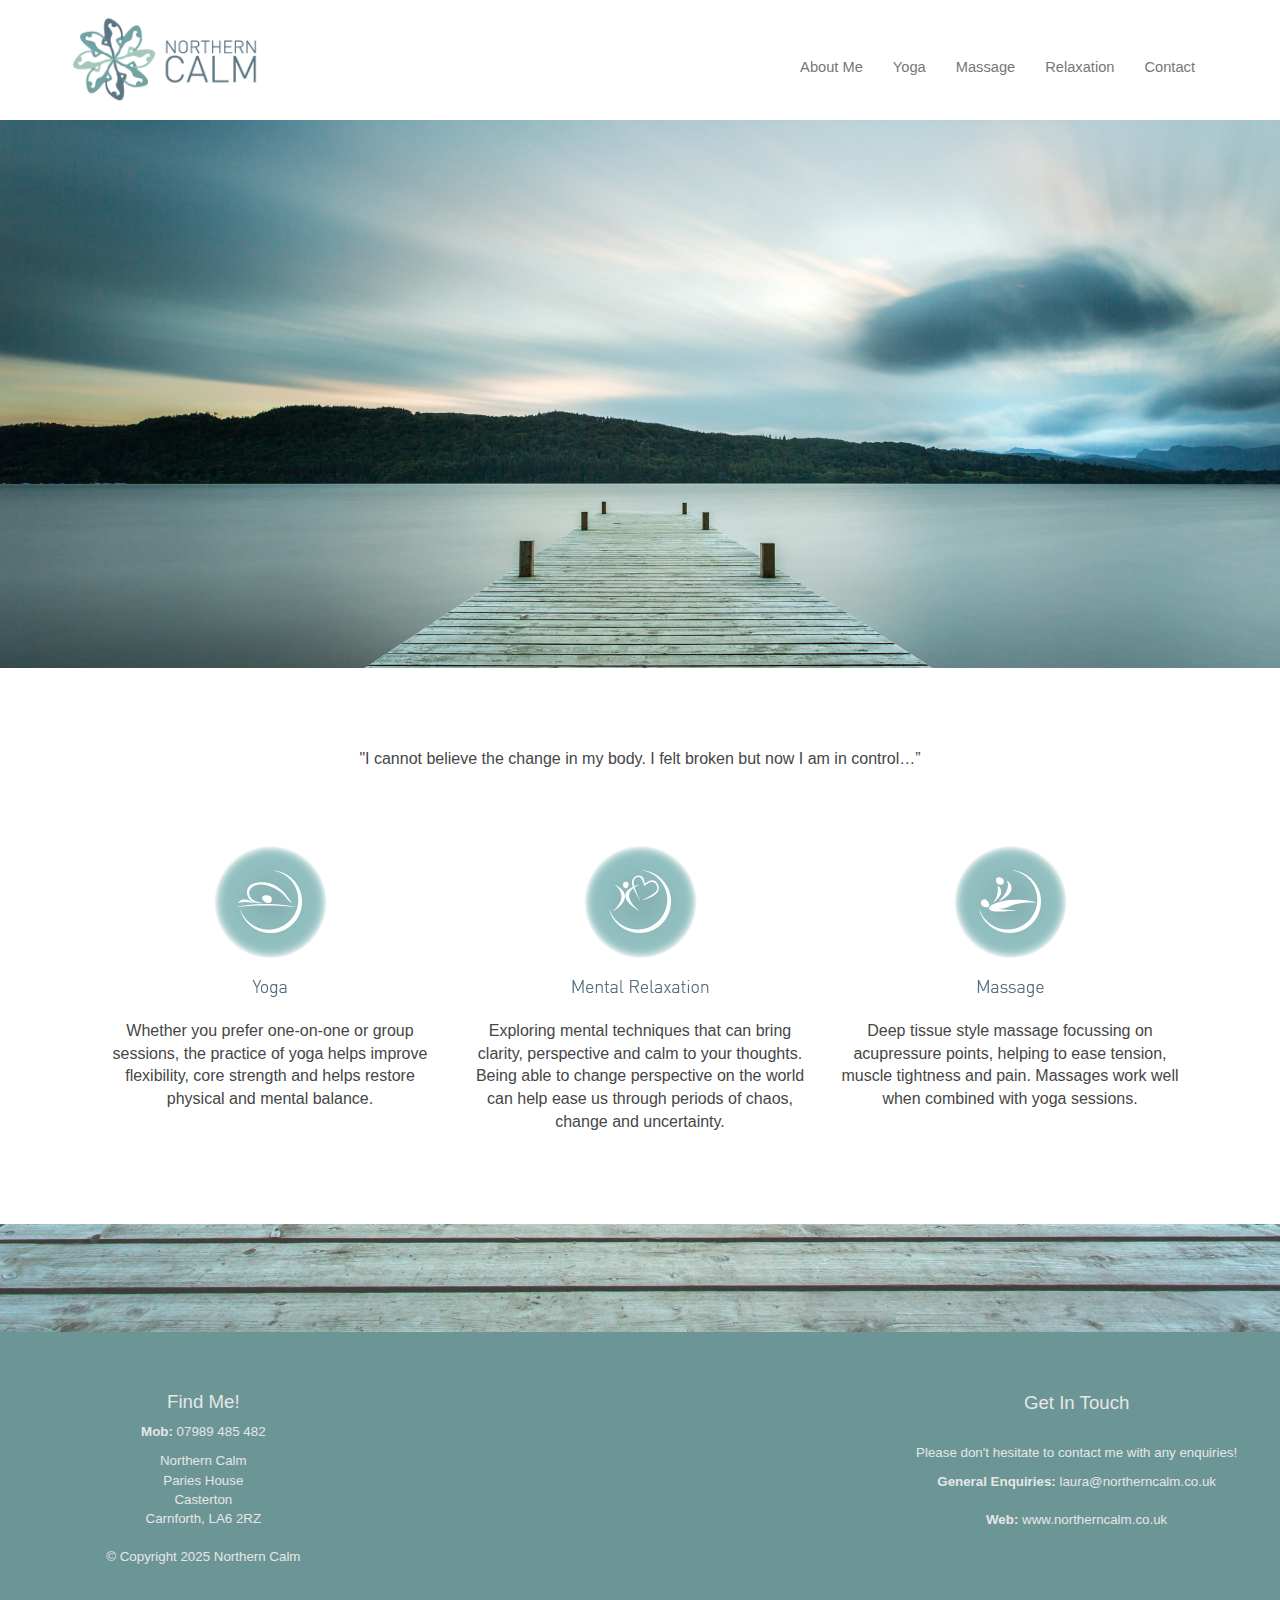
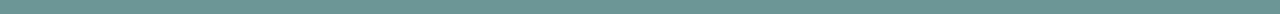
<file: index.html>
<!DOCTYPE html>
<html lang="en">
<head>
	<meta charset="utf-8">
	<title>Northern Calm</title>
	<meta name="viewport" content="width=device-width, initial-scale=1.0">
	<meta name="description" content="">
	<meta name="author" content="">
	<meta name="keywords" content="northern, calm, massage, yoga, wellness, relaxation, wellbeing, cumbria, north, west, uk, casterton, kirkby lonsdale, laura, mawdsley, muscle, joint, stiff, relax, tension, tense, fitness, health, classes, private, appointment">

	<div id='bootStrapAndCSSlink'></div>

	<script type="text/javascript" src="js/jquery.min.js"></script>
	<script type="text/javascript" src="js/bootstrap.min.js"></script>
	<script type="text/javascript" src="js/scripts.js"></script>
</head>

<body id="withmenu">

	<div id="navbar"></div>




<div class="container-fluid">
		<img alt="140x140" src="img/banner.jpg" class="img-responsive center-block">
	</div>


<div class="container">	<br/><br/><br/>


			<div class="row thumbnailrow">
				<div class="col-md-1 column"></div>

				<div class="col-md-10 column">
					<div class="caption">
										
						<p class="bodytext2">
							"I cannot believe the change in my body. I felt broken but now I am in control…”
						</p>

					</div>

					<div class="col-md-1 column"></div>

				</div>
			</div>

		</div>





	

	<div class="container">

		<div id='thumbnailRow1'></div><br/><br/>

	
		
	</div><br/>

	<div class="container-fluid">
		<img alt="140x140" src="img/wood.jpg" class="img-responsive center-block">
	</div>



	

	

	
	


	<div id="sitefooter"></div>

</body>
<script type="text/javascript">
$(document).ready(function(){
	navBar('index.html');
	bootStrapAndCSSlink();
	menuItems();
	sociallinks();
	footer();

	thumbnailRow('1','img/yoga.png', 'img/relax.png', 'img/massage.png', 'Whether you prefer one-on-one or group sessions, the practice of yoga helps improve flexibility, core strength and helps restore physical and mental balance.', 'Exploring mental techniques that can bring clarity, perspective and calm to your thoughts. Being able to change perspective on the world can help ease us through periods of chaos, change and uncertainty.', 'Deep tissue style massage focussing on acupressure points, helping to ease tension, muscle tightness and pain. Massages work well when combined with yoga sessions.');

	
	

});
</script>

<script>
  (function(i,s,o,g,r,a,m){i['GoogleAnalyticsObject']=r;i[r]=i[r]||function(){
  (i[r].q=i[r].q||[]).push(arguments)},i[r].l=1*new Date();a=s.createElement(o),
  m=s.getElementsByTagName(o)[0];a.async=1;a.src=g;m.parentNode.insertBefore(a,m)
  })(window,document,'script','//www.google-analytics.com/analytics.js','ga');

  ga('create', 'UA-57158427-1', 'auto');
  ga('send', 'pageview');

</script>

</html>
</file>
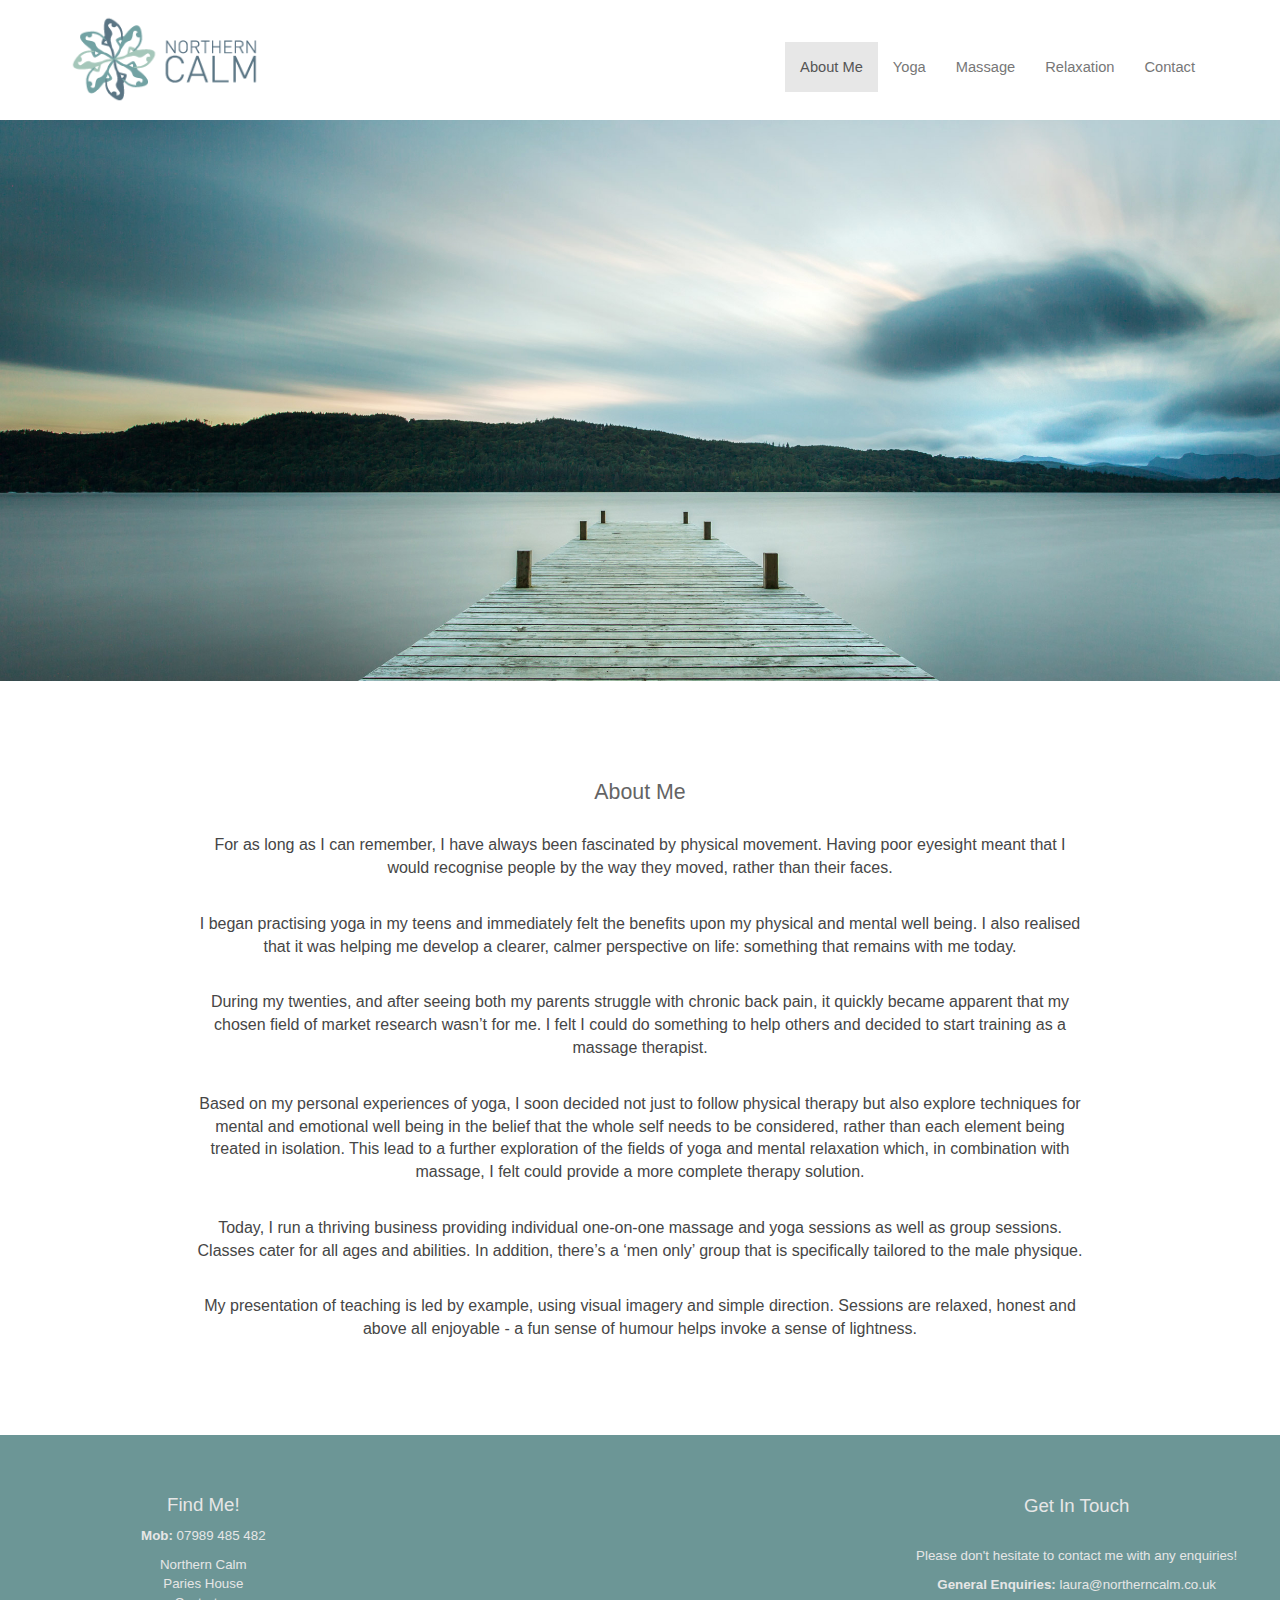
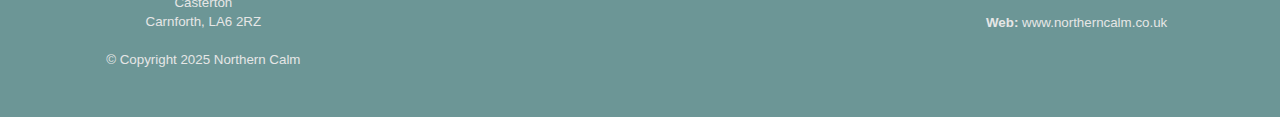
<file: about.html>
<!DOCTYPE html>
	<html lang="en">
	<head>
		<meta charset="utf-8">
		<title>About Me</title>
		<meta name="viewport" content="width=device-width, initial-scale=1.0">
		<meta name="description" content="">
		<meta name="author" content="">
		<meta name="keywords" content="apps, workflow, server, cloud, workflowmax, xero, mobile, ios, iphone, ipad, phone, cumbria, tecnhology, contact, telephone, number, art, illustration, design, kirkby, lonsdale, kirkby lonsdale, ruby, java, turing, machine, patents, privacy, data, processing, and systems, first direct bank">
		
		<div id='bootStrapAndCSSlink'></div>

		<script type="text/javascript" src="js/jquery.min.js"></script>
		<script type="text/javascript" src="js/bootstrap.min.js"></script>
		<script type="text/javascript" src="js/scripts.js"></script>
	</head>

	<body id="withmenu">		

		<div id="navbar"></div>

		<div class="container-fluid row clearfix">
			<img alt="140x140" src="img/banner.jpg" class="img-responsive center-block">
		</div>

		

		<div class="container">	<br/><br/><br/>

			<div class="row thumbnailrow">
				<div class="col-md-1 column"></div>

				<div class="col-md-10 column">
					<div class="caption">

						<h3 class="headings2">
				           About Me
			            </h3>	<br/>

						<p class="bodytext2">
							For as long as I can remember, I have always been fascinated by physical movement. Having poor eyesight meant that I would recognise people by the way they moved, rather than their faces.<br/><br/>
						</p>
						<p class="bodytext2">
							I began practising yoga in my teens and immediately felt the benefits upon my physical and mental well being. I also realised that it was helping me develop a clearer, calmer perspective on life: something that remains with me today.<br/><br/>
						</p>
						<p class="bodytext2">
							During my twenties, and after seeing both my parents struggle with chronic back pain, it quickly became apparent that my chosen field of market research wasn’t for me. I felt I could do something to help others and decided to start training as a massage therapist. <br/><br/>
						</p>
						<p class="bodytext2">
							Based on my personal experiences of yoga, I soon decided not just to follow physical therapy but also explore techniques for mental and emotional well being in the belief that the whole self needs to be considered, rather than each element being treated in isolation. This lead to a further exploration of the fields of yoga and mental relaxation which, in combination with massage, I felt could provide a more complete therapy solution.<br/><br/>
						</p>
						<p class="bodytext2">
							Today, I run a thriving business providing individual one-on-one massage and yoga sessions as well as group sessions. Classes cater for all ages and abilities. In addition, there’s a ‘men only’ group that is specifically tailored to the male physique.<br/><br/>
						</p>
						<p class="bodytext2">
							My presentation of teaching is led by example, using visual imagery and simple direction. Sessions are relaxed, honest and above all enjoyable - a fun sense of humour helps invoke a sense of lightness. <br/><br/>
						</p>

					</div>

					<div class="col-md-1 column"></div>

				</div>
			</div>

		</div>


	</div><br/><br/>

	<div id="sitefooter"></div>

</body>
<script type="text/javascript">
$(document).ready(function(){
	navBar('index.html');
	bootStrapAndCSSlink();
	menuItems();
	sociallinks();
	footer();
	

});
</script>

</html>
</file>
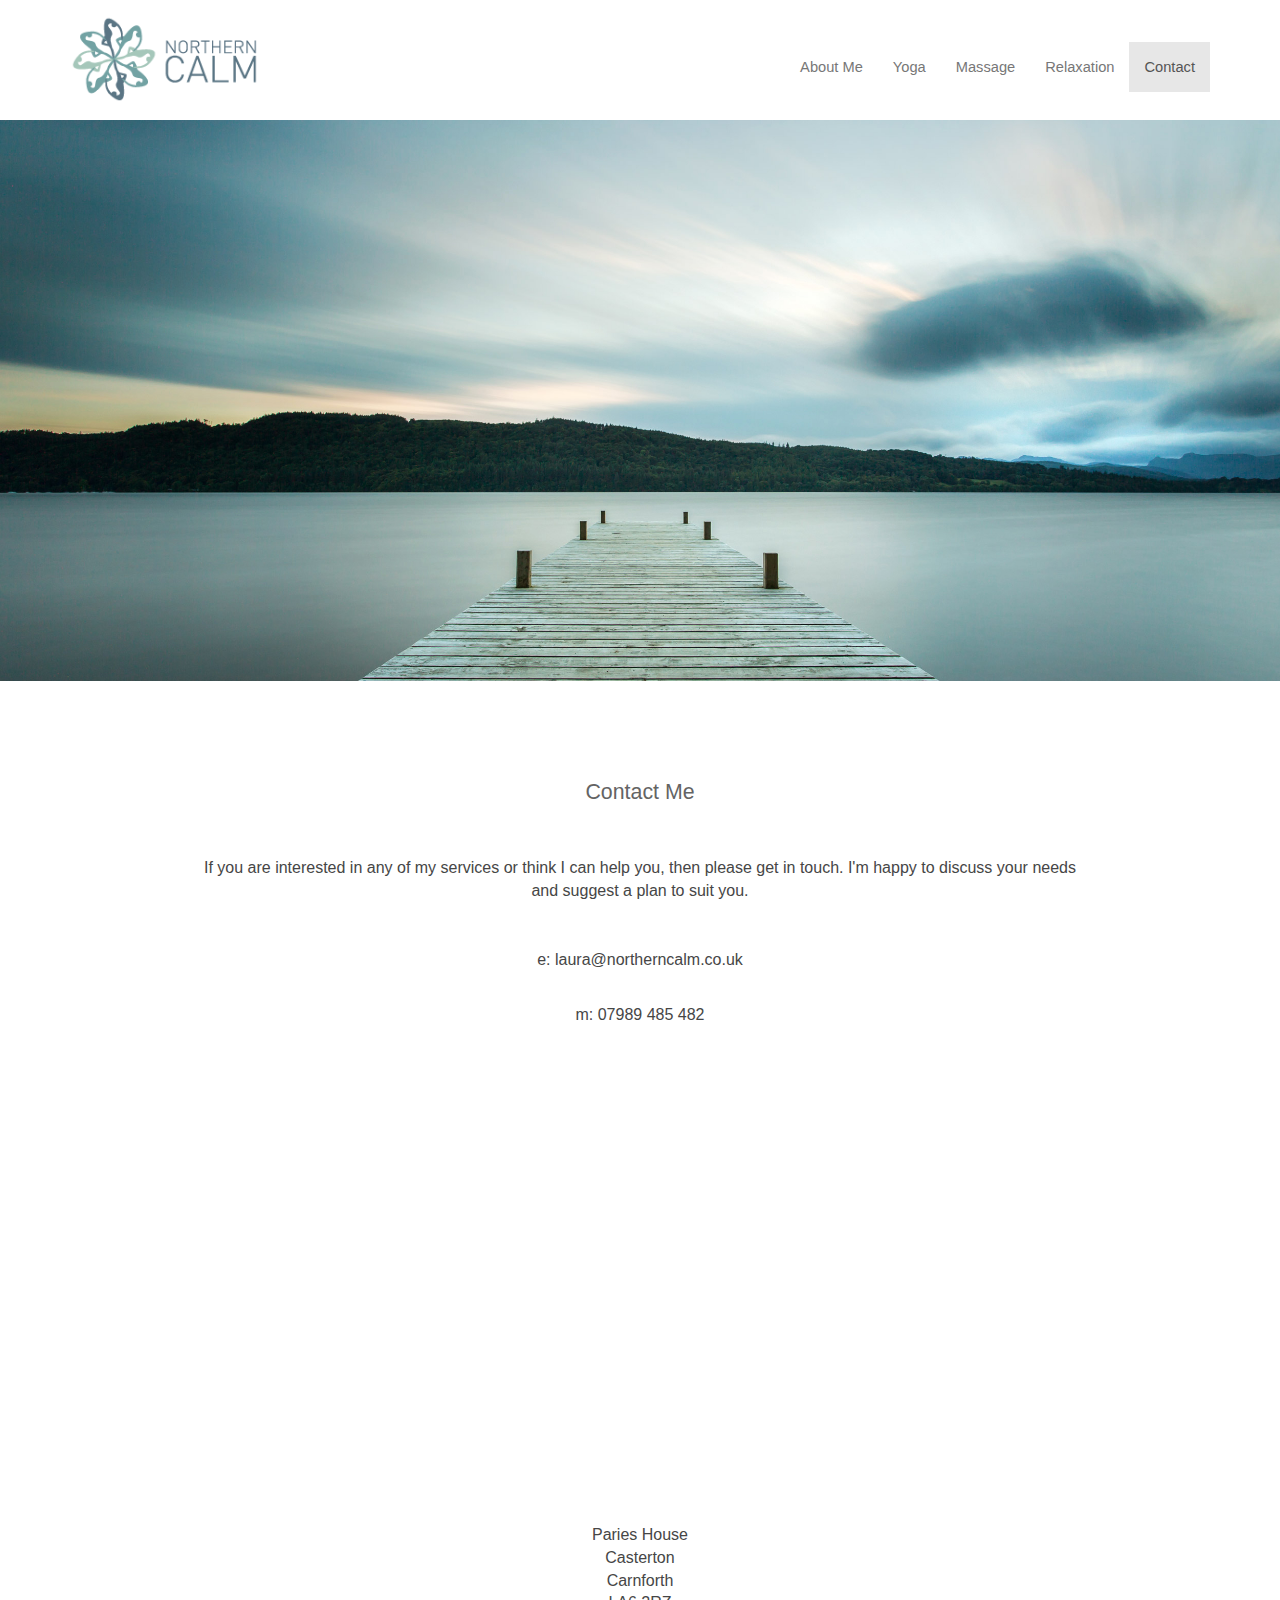
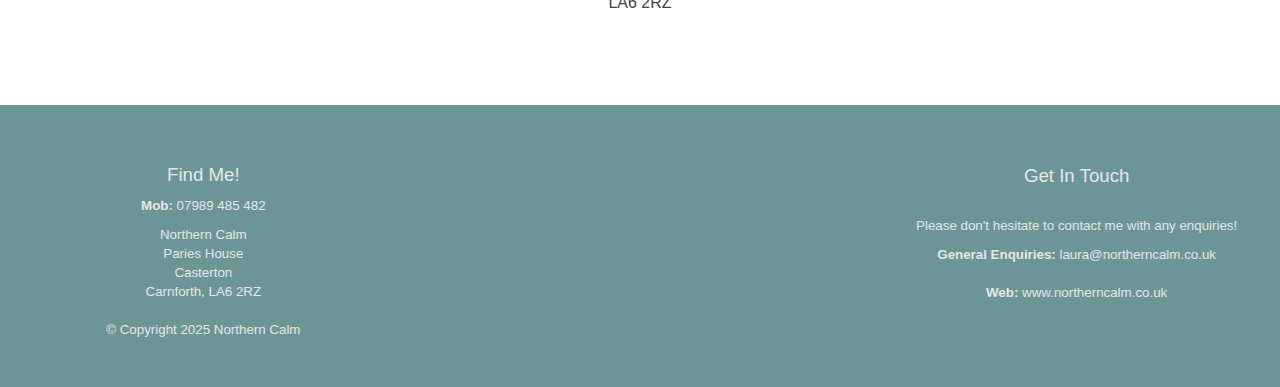
<file: contact.html>
<!DOCTYPE html>
	<html lang="en">
	<head>
		<meta charset="utf-8">
		<title>Contact Me</title>
		<meta name="viewport" content="width=device-width, initial-scale=1.0">
		<meta name="description" content="">
		<meta name="author" content="">
		<meta name="keywords" content="northern, calm, massage, yoga, wellness, relaxation, wellbeing, cumbria, north, west, uk, casterton, kirkby, lonsdale, laura, mawdsley, muscle, joint, stiff, relax, tension, tense, fitness, health, classes, private, appointment">
		
		<div id='bootStrapAndCSSlink'></div>

		<script type="text/javascript" src="js/jquery.min.js"></script>
		<script type="text/javascript" src="js/bootstrap.min.js"></script>
		<script type="text/javascript" src="js/scripts.js"></script>
	</head>

	<body id="withmenu">		

		<div id="navbar"></div>

		<div class="container-fluid row clearfix">
			<img alt="140x140" src="img/banner.jpg" class="img-responsive center-block">
		</div>

		
		<div class="container">		<br/><br/><br/>	

			<div class="row thumbnailrow">
				
				<div class="col-md-1 column"></div>
				
				<div class="col-md-10 column">
					<div class="caption">
						<h3 class="headings2">
							Contact Me
						</h3><br/>
						<p class="bodytext2"><br/>
							If you are interested in any of my services or think I can help you, then please get in touch. I'm happy to discuss your needs and suggest a plan to suit you.<br/><br/>
							<br/>
							e: laura@northerncalm.co.uk
						</p>
						<p class="bodytext2"><br/>
							m: 07989 485 482
						</p><br/>
					</div>
				</div>

				<div class="col-md-1 column"></div>
			</div>
		</div>



       <div class="google-maps ">

      <iframe src="https://www.google.com/maps/embed?pb=!1m18!1m12!1m3!1d2946.8917374384223!2d-2.5817620809356696!3d54.211786203508304!2m3!1f0!2f0!3f0!3m2!1i1024!2i768!4f13.1!3m3!1m2!1s0x487c87c7bf9b2443%3A0x2767233a36c3881a!2sCarnforth%2C+Cumbria+LA6+2RZ!5e1!3m2!1sen!2suk!4v1420802286671" width="800" height="300" frameborder="0" style="border:0"></iframe>
      

   </div>



				<div class="row thumbnailrow"><br/>
					
					<div class="col-md-1 column">
					</div>				

					<div class="col-md-10 column">
						<p class="bodytext2"><br/>
							Paries House<br/>
							Casterton<br/>
							Carnforth<br/>
							LA6 2RZ<br/>
							
						</p><br/>
					</div>

					<div class="col-md-1 column">
					</div>
				</div>

			</div><br/><br/>


<div id="sitefooter"></div>

</body>
<script type="text/javascript">
$(document).ready(function(){
	navBar('index.html');
	bootStrapAndCSSlink();
	menuItems();
	sociallinks();
	footer();
	

});
</script>

</html>
</file>
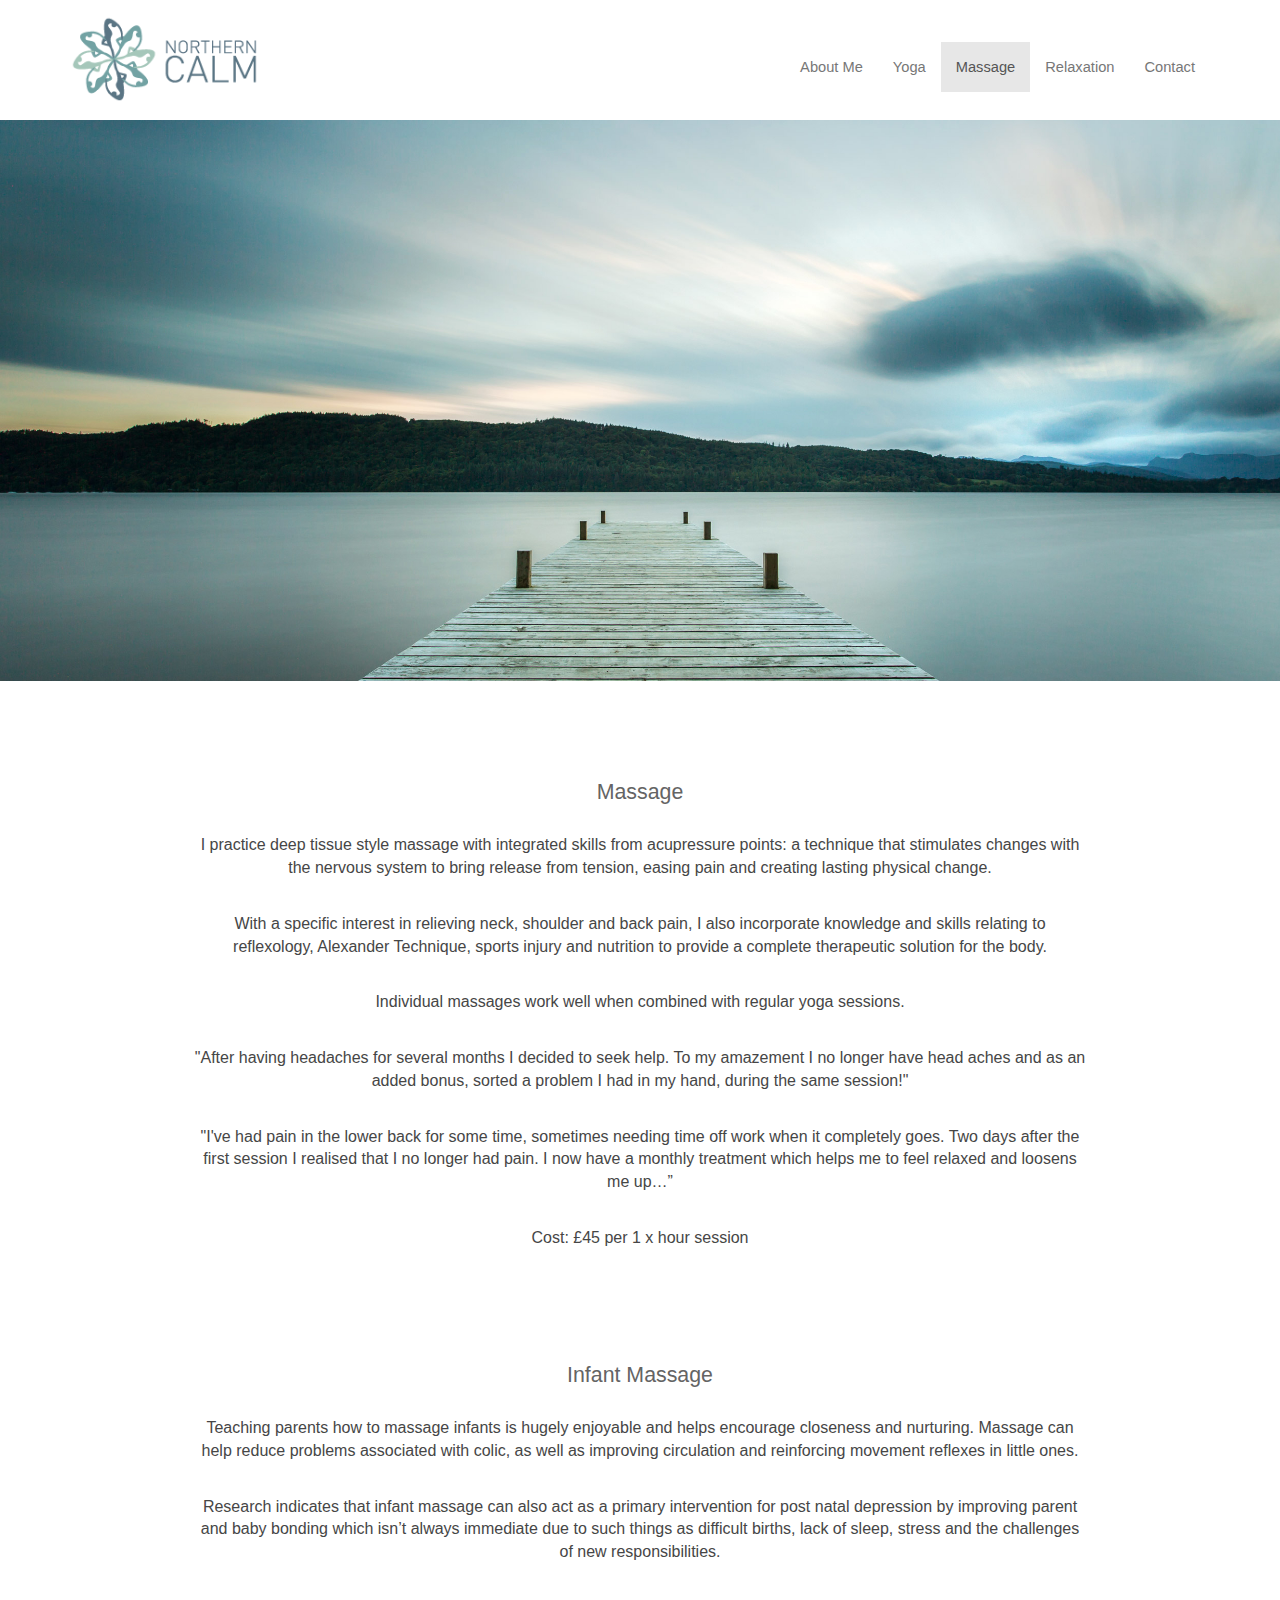
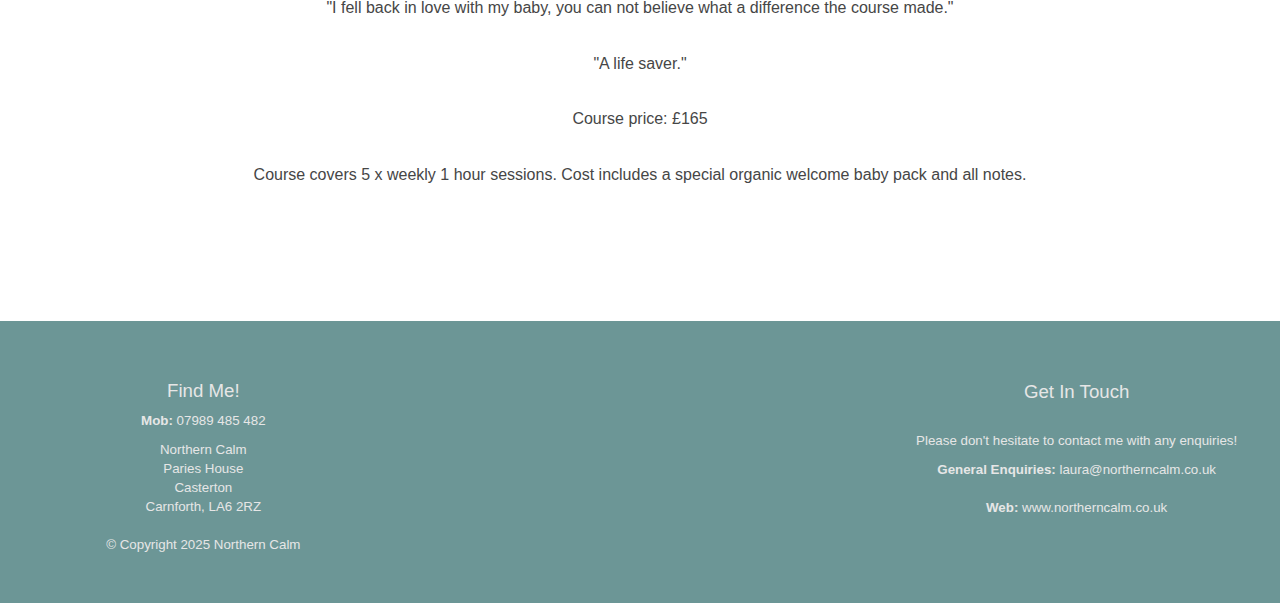
<file: massage.html>
<!DOCTYPE html>
	<html lang="en">
	<head>
		<meta charset="utf-8">
		<title>Massage</title>
		<meta name="viewport" content="width=device-width, initial-scale=1.0">
		<meta name="description" content="">
		<meta name="author" content="">
		<meta name="keywords" content="northern, calm, massage, yoga, wellness, relaxation, wellbeing, cumbria, north, west, uk, casterton, kirkby, lonsdale, laura, mawdsley, muscle, joint, stiff, relax, tension, tense, fitness, health, classes, private, appointment">
		
		<div id='bootStrapAndCSSlink'></div>

		<script type="text/javascript" src="js/jquery.min.js"></script>
		<script type="text/javascript" src="js/bootstrap.min.js"></script>
		<script type="text/javascript" src="js/scripts.js"></script>
	</head>

	<body id="withmenu">		

		<div id="navbar"></div>

		<div class="container-fluid row clearfix">
			<img alt="140x140" src="img/banner.jpg" class="img-responsive center-block">
		</div>

		

		<div class="container">	<br/><br/><br/>


			<div class="row thumbnailrow">
				<div class="col-md-1 column"></div>

				<div class="col-md-10 column">
					<div class="caption">
						<h3 class="headings2">
				           Massage
			            </h3>	<br/>
			            <p class="bodytext2">
							I practice deep tissue style massage with integrated skills from acupressure points: a technique that stimulates changes with the nervous system to bring release from tension, easing pain and creating lasting physical change. <br/><br/>
							
						</p>
						<p class="bodytext2">
							With a specific interest in relieving neck, shoulder and back pain, I also incorporate knowledge and skills relating to reflexology, Alexander Technique, sports injury and nutrition to provide a complete therapeutic solution for the body.<br/><br/>
							
						</p>
						
						<p class="bodytext2">
							Individual massages work well when combined with regular yoga sessions.<br/><br/>
						</p>

						<p class="bodytext2">
							"After having headaches for several months I decided to seek help. To my amazement I no longer have head aches and as an added bonus, sorted a problem I had in my hand, during the same session!"<br/><br/>
						</p>

						<p class="bodytext2">
							"I've had pain in the lower back for some time, sometimes needing time off work when it completely goes. Two days after the first session I realised that I no longer had pain. I now have a monthly treatment which helps me to feel relaxed and loosens me up…”  <br/><br/>
						</p>
						<p class="bodytext2">
							Cost: £45 per 1 x hour session<br/><br/>
						</p>

					</div>

					<div class="col-md-1 column"></div>

				</div>
			</div>

		</div>



		<div class="container">	<br/>


			<div class="row thumbnailrow">
				<div class="col-md-1 column"></div>

				<div class="col-md-10 column">
					<div class="caption">
						<h3 class="headings2">
				           Infant Massage
			            </h3>	<br/>
			            <p class="bodytext2">
							Teaching parents how to massage infants is hugely enjoyable and helps encourage closeness and nurturing. Massage can help reduce problems associated with colic, as well as improving circulation and reinforcing movement reflexes in little ones.  <br/><br/>							
						</p>
						<p class="bodytext2">
							Research indicates that infant massage can also act as a primary intervention for post natal depression by improving parent and baby bonding which isn’t always immediate due to such things as difficult births, lack of sleep, stress and the challenges of new responsibilities.<br/><br/>
							
						</p>
						
						<p class="bodytext2">
							"I fell back in love with my baby, you can not believe what a difference the course made."<br/><br/>
						</p>

						<p class="bodytext2">
							"A life saver."<br/><br/>
						</p>

						<p class="bodytext2">
							Course price: £165<br/><br/>
						</p>
						<p class="bodytext2">
							Course covers 5 x weekly 1 hour sessions. Cost includes a special organic welcome baby pack and all notes. <br/><br/>
						</p>

					</div>

					<div class="col-md-1 column"></div>

				</div>
			</div>

		</div>

				
			</div>

		</div>

</div><br/><br/><br/><br/>

<div id="sitefooter"></div>

</body>
<script type="text/javascript">
$(document).ready(function(){
	navBar('index.html');
	bootStrapAndCSSlink();
	menuItems();
	sociallinks();
	footer();
	

});
</script>

</html>
</file>
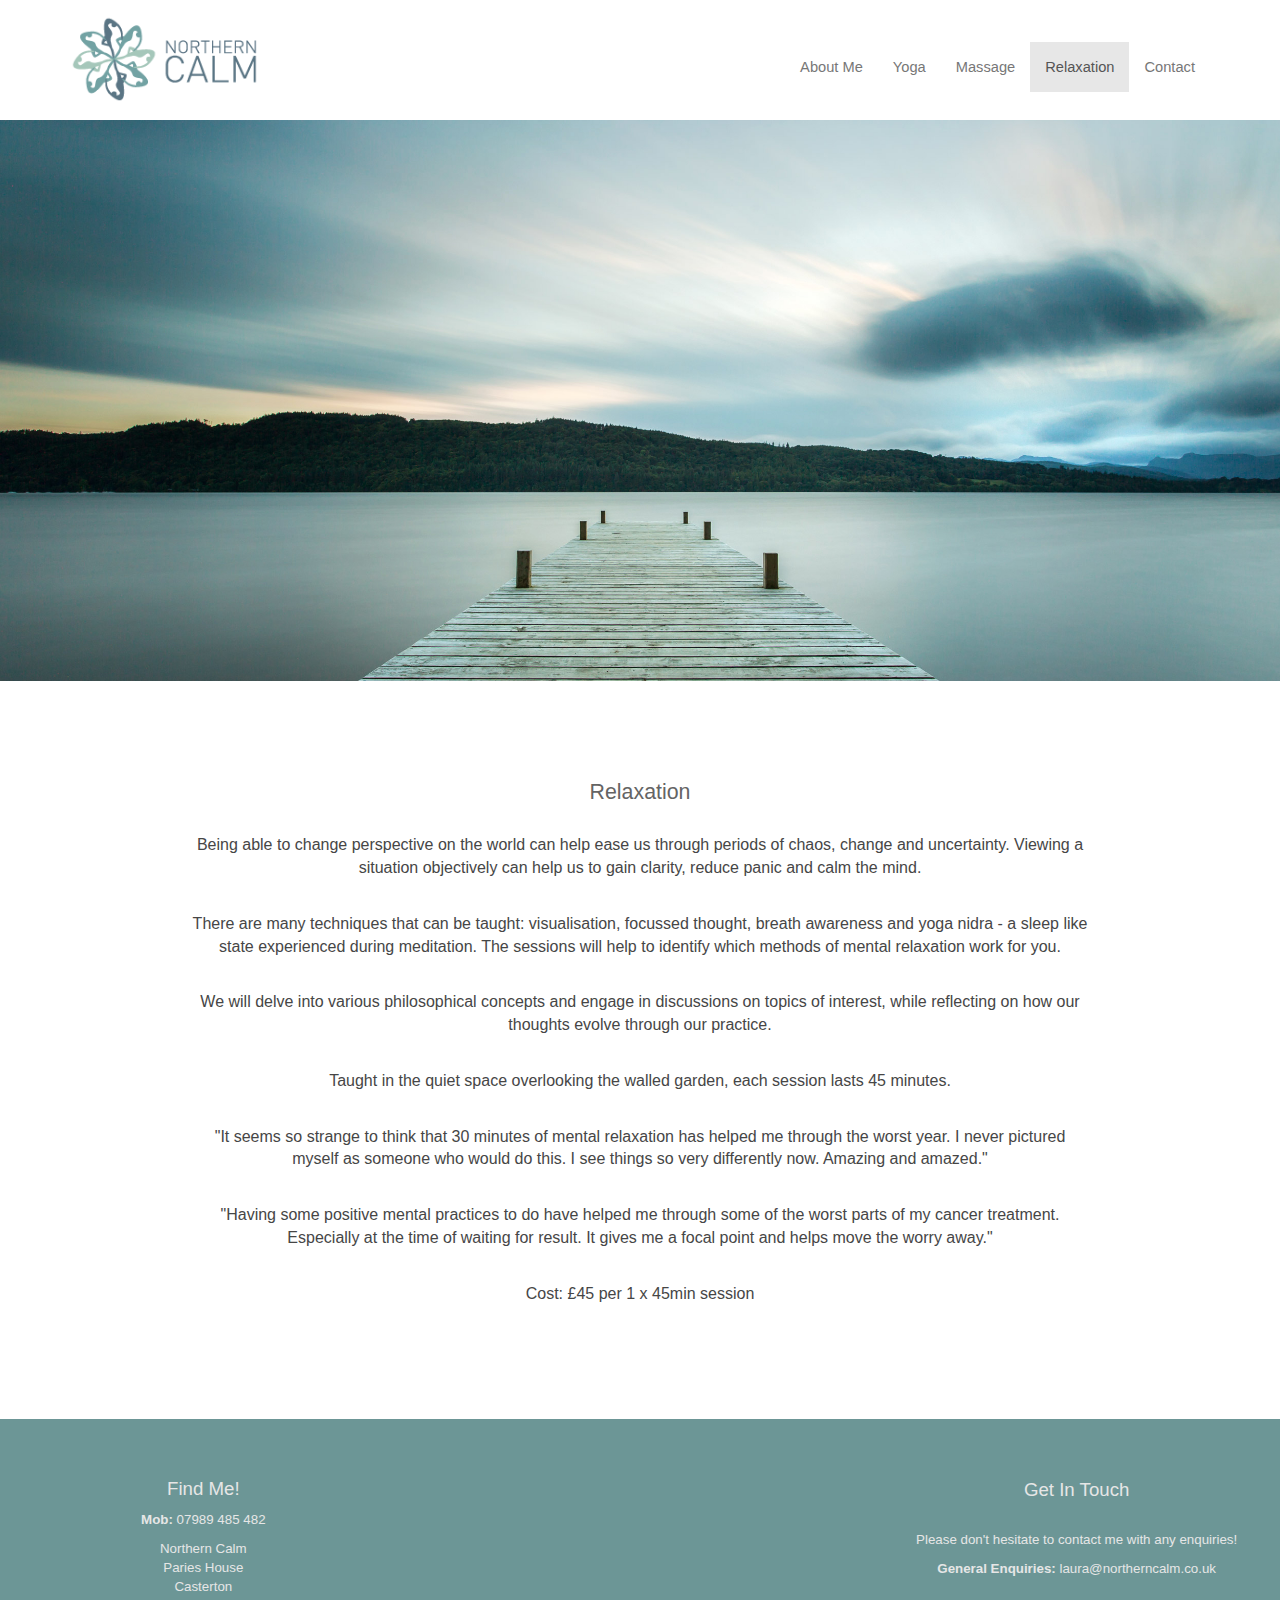
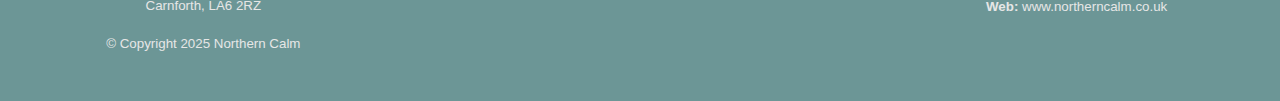
<file: relax.html>
<!DOCTYPE html>
	<html lang="en">
	<head>
		<meta charset="utf-8">
		<title>Relaxation</title>
		<meta name="viewport" content="width=device-width, initial-scale=1.0">
		<meta name="description" content="">
		<meta name="author" content="">
		<meta name="keywords" content="northern, calm, massage, yoga, wellness, relaxation, wellbeing, cumbria, north, west, uk, casterton, kirkby, lonsdale, laura, mawdsley, muscle, joint, stiff, relax, tension, tense, fitness, health, classes, private, appointment">
		
		<div id='bootStrapAndCSSlink'></div>

		<script type="text/javascript" src="js/jquery.min.js"></script>
		<script type="text/javascript" src="js/bootstrap.min.js"></script>
		<script type="text/javascript" src="js/scripts.js"></script>
	</head>

	<body id="withmenu">		

		<div id="navbar"></div>

		<div class="container-fluid row clearfix">
			<img alt="140x140" src="img/banner.jpg" class="img-responsive center-block">
		</div>

	

		<div class="container">	<br/><br/><br/>


			<div class="row thumbnailrow">
				<div class="col-md-1 column"></div>

				<div class="col-md-10 column">
					<div class="caption">
						<h3 class="headings2">
				           Relaxation
			            </h3>	<br/>
						<p class="bodytext2">
							Being able to change perspective on the world can help ease us through periods of chaos, change and uncertainty. Viewing a situation objectively can help us to gain clarity, reduce panic and calm the mind.<br/><br/>
							
						</p>
						
						<p class="bodytext2">
							There are many techniques that can be taught: visualisation, focussed thought, breath awareness and yoga nidra - a sleep like state experienced during meditation. The sessions will help to identify which methods of mental relaxation work for you.<br/><br/>
						</p>

						<p class="bodytext2">
							We will delve into various philosophical concepts and engage in discussions on topics of interest, while reflecting on how our thoughts evolve through our practice.<br/><br/>
						</p>

						<p class="bodytext2">
							Taught in the quiet space overlooking the walled garden, each session lasts 45 minutes.<br/><br/>
						</p>

						<p class="bodytext2">
							"It seems so strange to think that 30 minutes of mental relaxation has helped me through the worst year. I never pictured myself as someone who would do this. I see things so very differently now. Amazing and amazed."<br/><br/>
						</p>

						<p class="bodytext2">
							"Having some positive mental practices to do have helped me through some of the worst parts of my cancer treatment. Especially at the time of waiting for result. It gives me a focal point and helps move the worry away."<br/><br/>
						</p>

						<p class="bodytext2">
							Cost: £45 per 1 x 45min session<br/><br/>
						</p>

					</div>

					<div class="col-md-1 column"></div>

				</div>
			</div>

		</div>
				
			</div>
			
		</div>
	</div>
	<br/><br/><br/>



    	<div id="sitefooter"></div>




			




		</body>
		<script type="text/javascript">
		$(document).ready(function(){
			navBar('index.html');
			bootStrapAndCSSlink();
			menuItems();
			sociallinks();
			footer();
			
		});
		</script>

		<script>
  (function(i,s,o,g,r,a,m){i['GoogleAnalyticsObject']=r;i[r]=i[r]||function(){
  (i[r].q=i[r].q||[]).push(arguments)},i[r].l=1*new Date();a=s.createElement(o),
  m=s.getElementsByTagName(o)[0];a.async=1;a.src=g;m.parentNode.insertBefore(a,m)
  })(window,document,'script','//www.google-analytics.com/analytics.js','ga');

  ga('create', 'UA-57158427-1', 'auto');
  ga('send', 'pageview');

</script>

		</html>
</file>
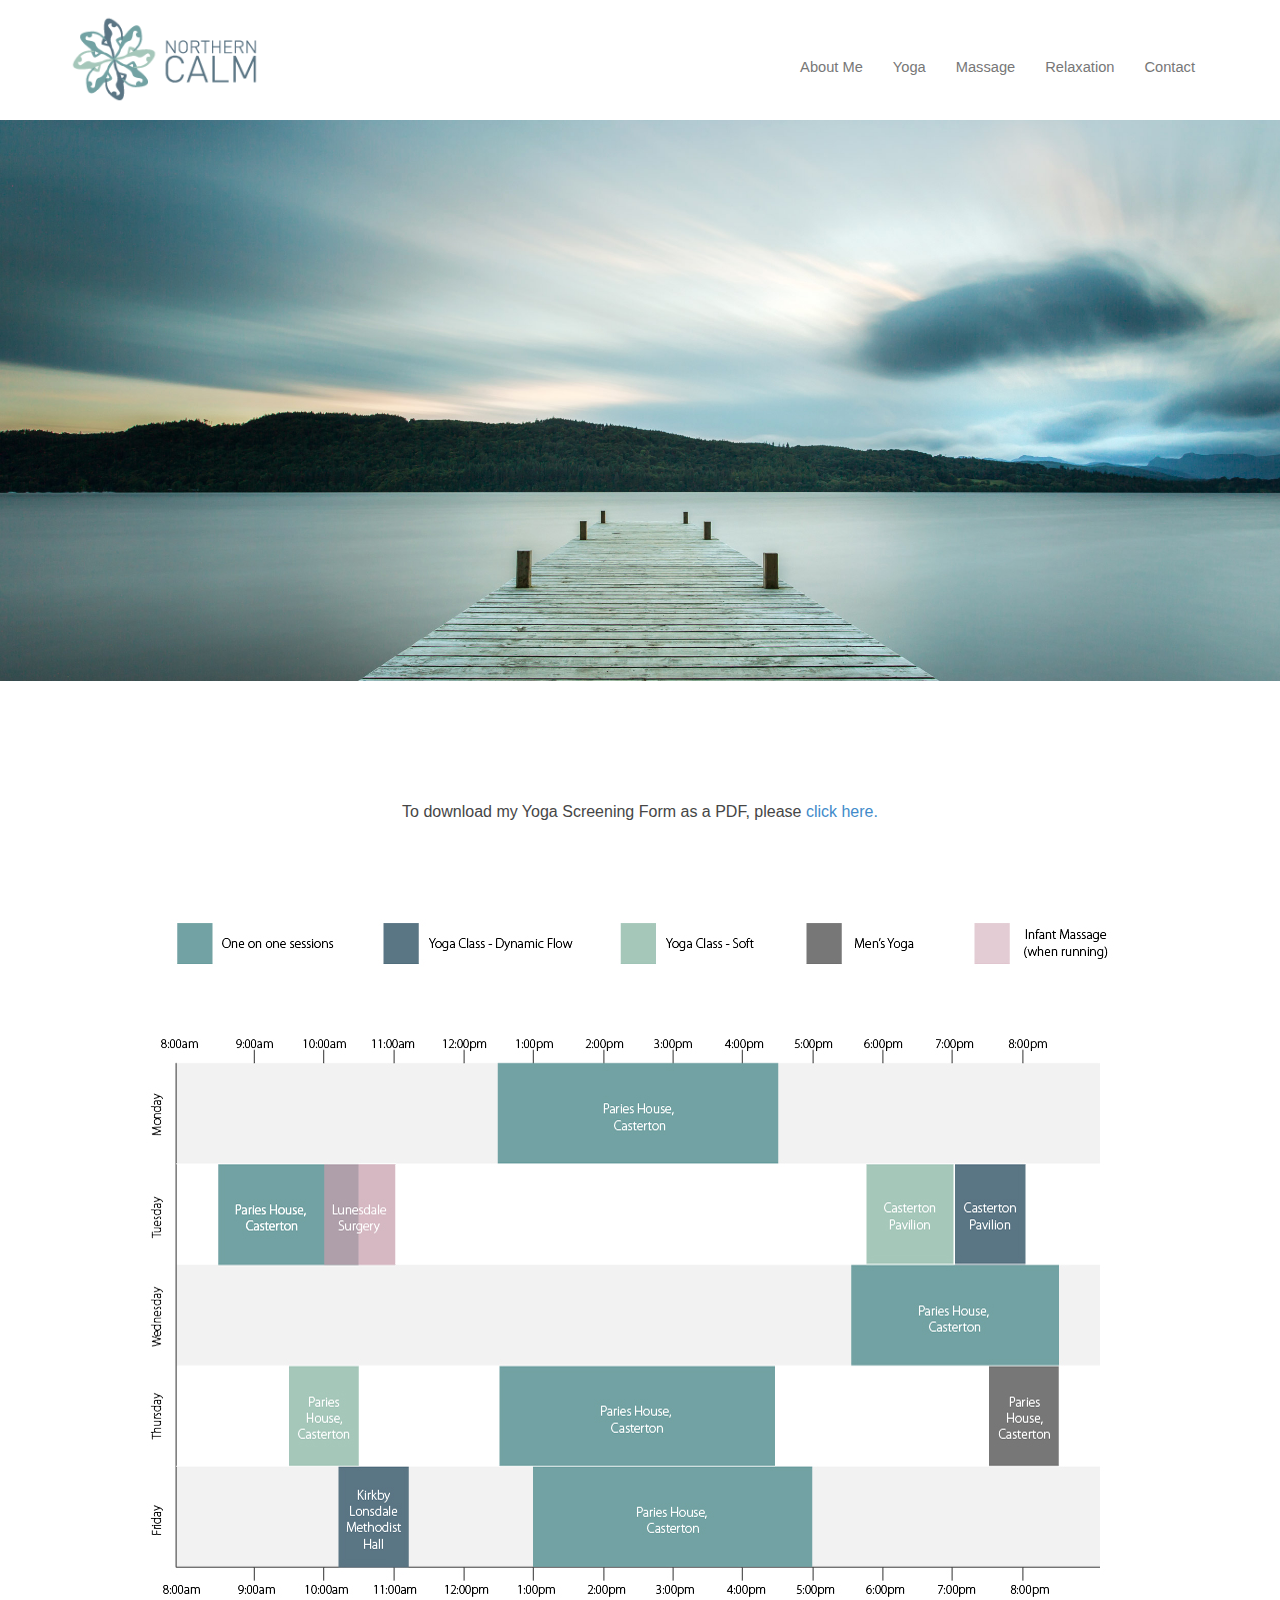
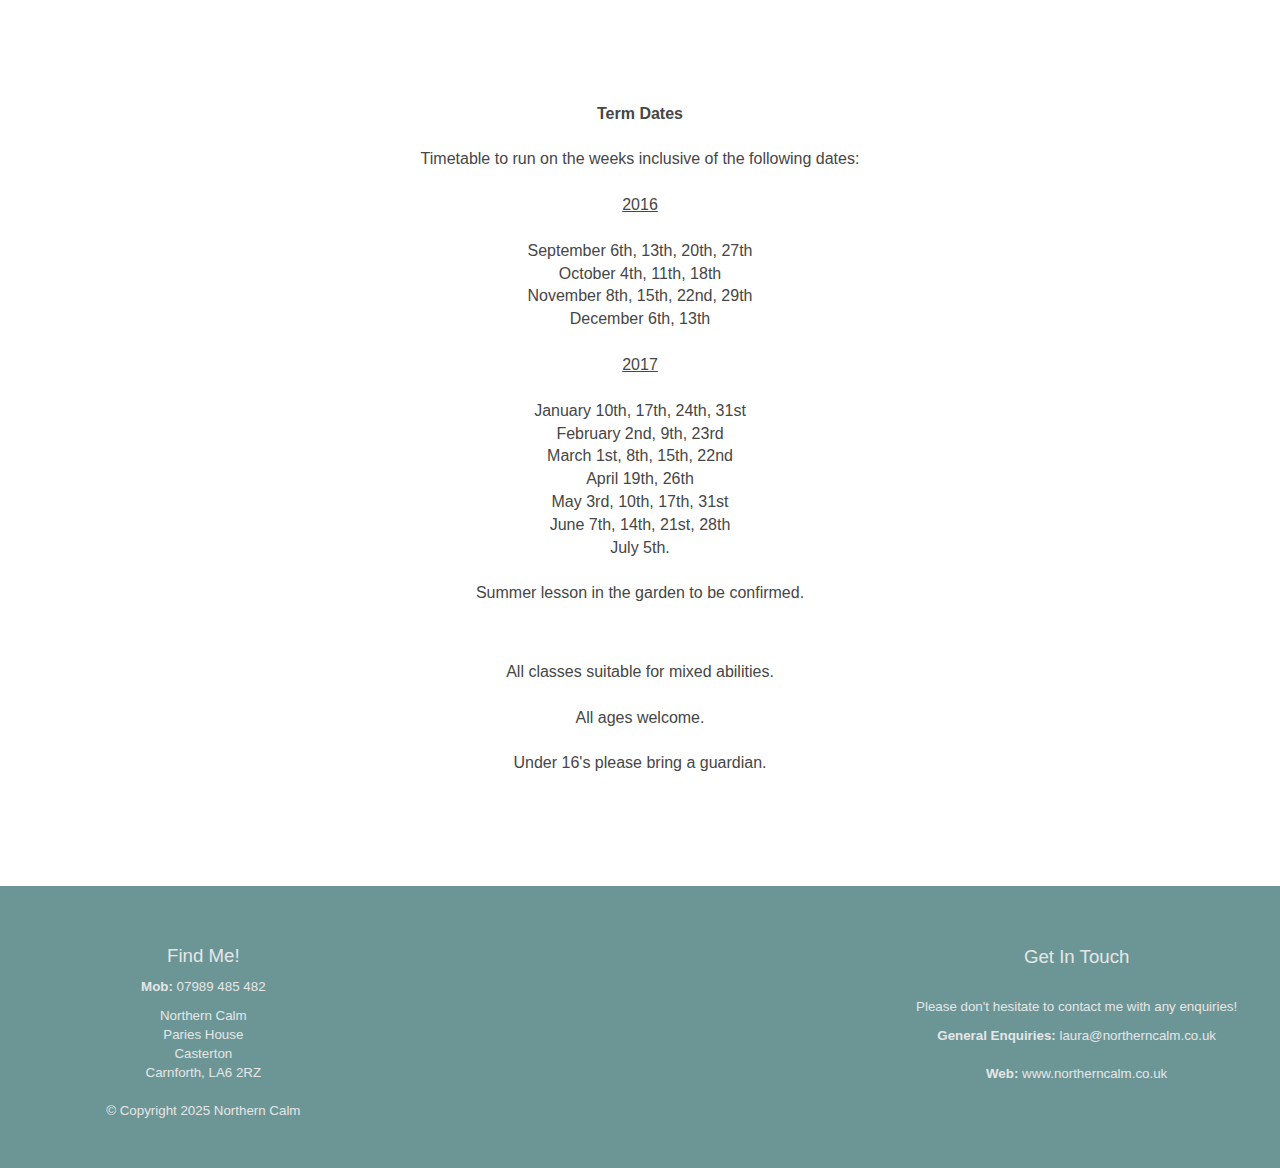
<file: timetable.html>
<!DOCTYPE html>
	<html lang="en">
	<head>
		<meta charset="utf-8">
		<title>My Timetable</title>
		<meta name="viewport" content="width=device-width, initial-scale=1.0">
		<meta name="description" content="">
		<meta name="author" content="">
		<meta name="keywords" content="northern, calm, massage, yoga, wellness, relaxation, wellbeing, cumbria, north, west, uk, casterton, kirkby, lonsdale, laura, mawdsley, muscle, joint, stiff, relax, tension, tense, fitness, health, classes, private, appointment">
		
		<div id='bootStrapAndCSSlink'></div>

		<script type="text/javascript" src="js/jquery.min.js"></script>
		<script type="text/javascript" src="js/bootstrap.min.js"></script>
		<script type="text/javascript" src="js/scripts.js"></script>
	</head>

	<body id="withmenu">		

		<div id="navbar"></div>

		<div class="container-fluid row clearfix">
			<img alt="140x140" src="img/banner.jpg" class="img-responsive center-block">
		</div>

		<br/><br/><br/><br/>



		<div class="container">	<br/>


			<div class="row thumbnailrow">
				<div class="col-md-1 column"></div>

				<div class="col-md-10 column">
					<div class="caption">
						
						<p class="bodytext2">
						  To download my Yoga Screening Form as a PDF, please <a href="screeningform.pdf" target="_blank">click here.</a>
							
						</p><br/><br/>
						
						</div>

					<div class="col-md-1 column"></div>

				</div>
			</div>

		</div>


		

			<div class="container-fluid row clearfix">
			<img alt="140x140" src="img/table.jpg" class="img-responsive center-block">
		</div>
			


		<div class="container">	<br/>


			<div class="row thumbnailrow">
				<div class="col-md-1 column"></div>

				<div class="col-md-10 column">
					<div class="caption">

						<p class="bodytext2">
						  <b>Term Dates</b><br/><br/>Timetable to run on the weeks inclusive of the following dates:<br/><br/><u>2016</u> <br/><br/>September 6th, 13th, 20th, 27th <br/>October 4th, 11th, 18th <br/>November 8th, 15th, 22nd, 29th<br/>December 6th, 13th<br/><br/><u>2017</u><br/><br/>January 10th, 17th, 24th, 31st<br/>February 2nd, 9th, 23rd <br/>March 1st, 8th, 15th, 22nd <br/>April 19th, 26th <br/> May 3rd, 10th, 17th, 31st <br/>June 7th, 14th, 21st, 28th <br/>July 5th. <br/><br/>Summer lesson in the garden to be confirmed.<br/><br/> <br/> 
							
						</p>
						
						<p class="bodytext2">
						  All classes suitable for mixed abilities.<br/><br/>All ages welcome.<br/><br/>Under 16's please bring a guardian. 
							
						</p>
						
						</div>

					<div class="col-md-1 column"></div>

				</div>
			</div>

		</div>


				
			</div>


			
		
	</div>

</div><br/><br/><br/><br/>

<div id="sitefooter"></div>

</body>
<script type="text/javascript">
$(document).ready(function(){
	navBar('index.html');
	bootStrapAndCSSlink();
	menuItems();
	sociallinks();
	footer();
	

});
</script>

</html>
</file>
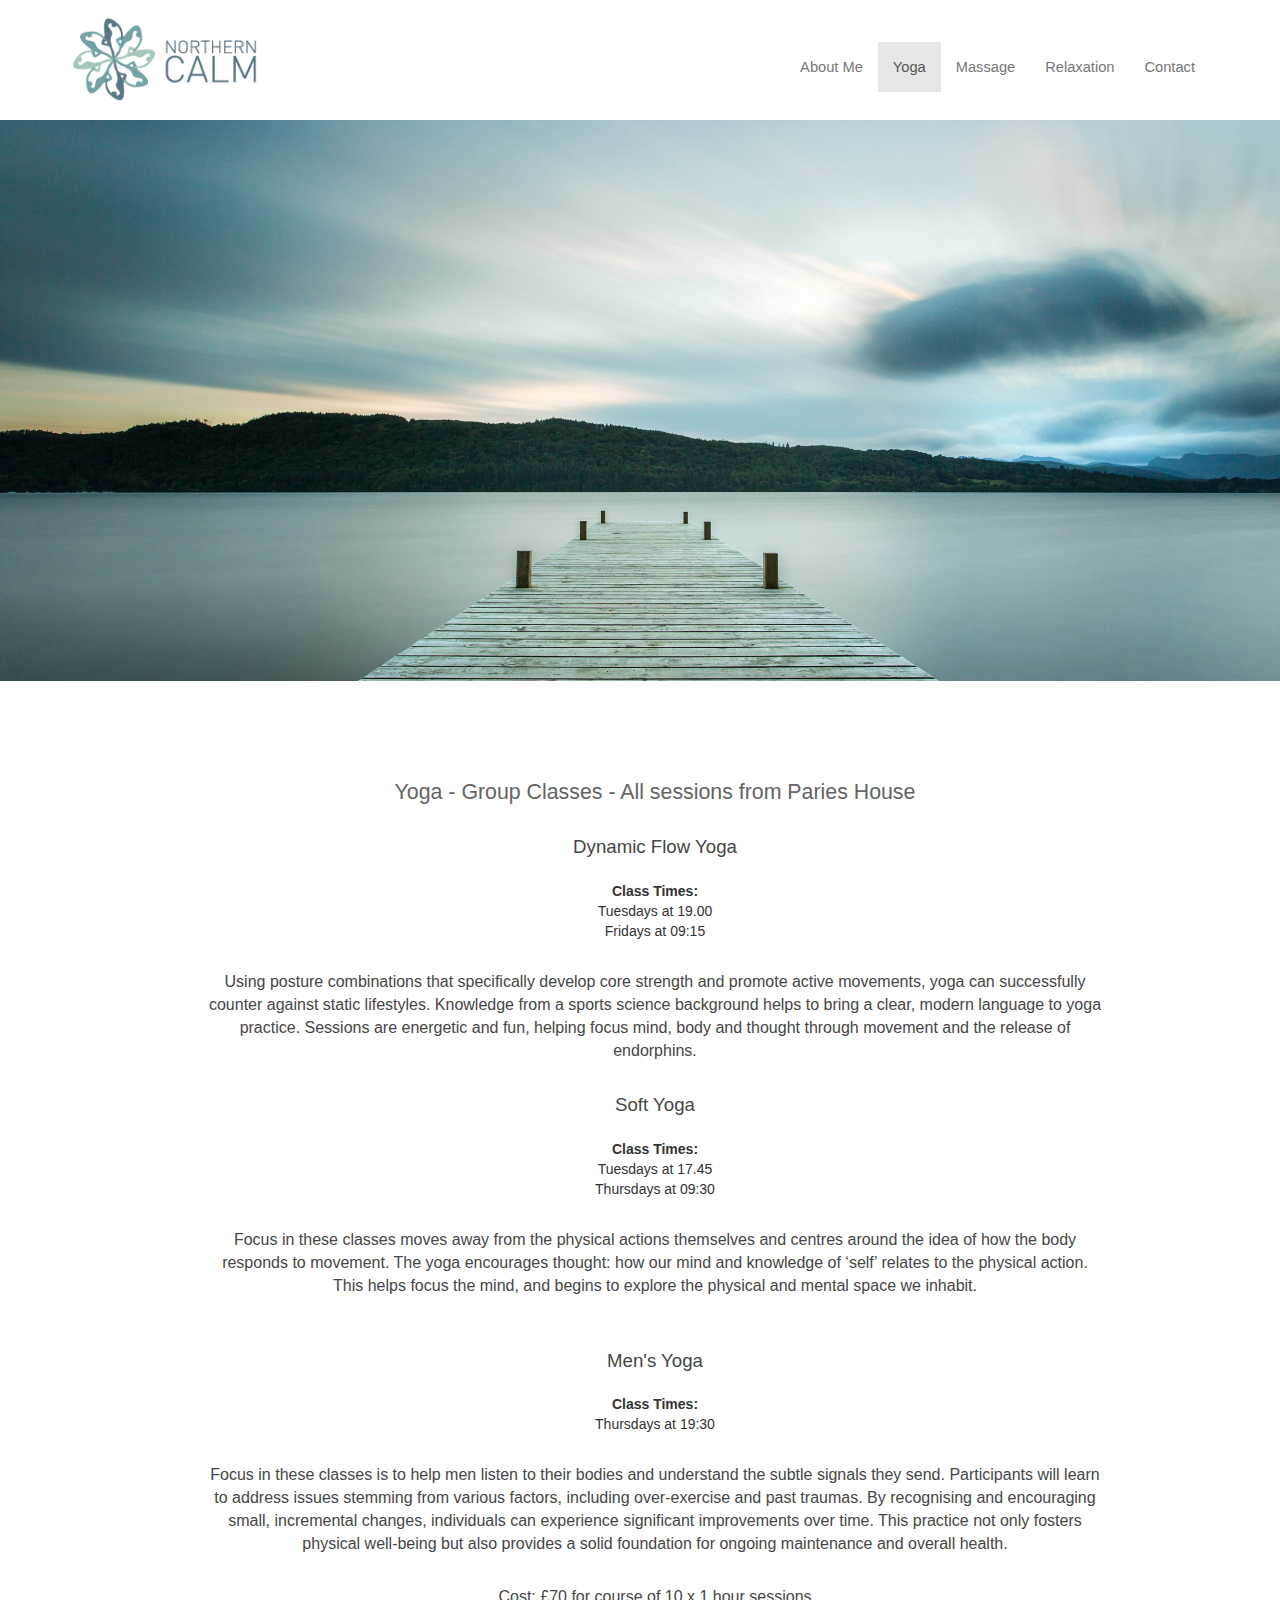
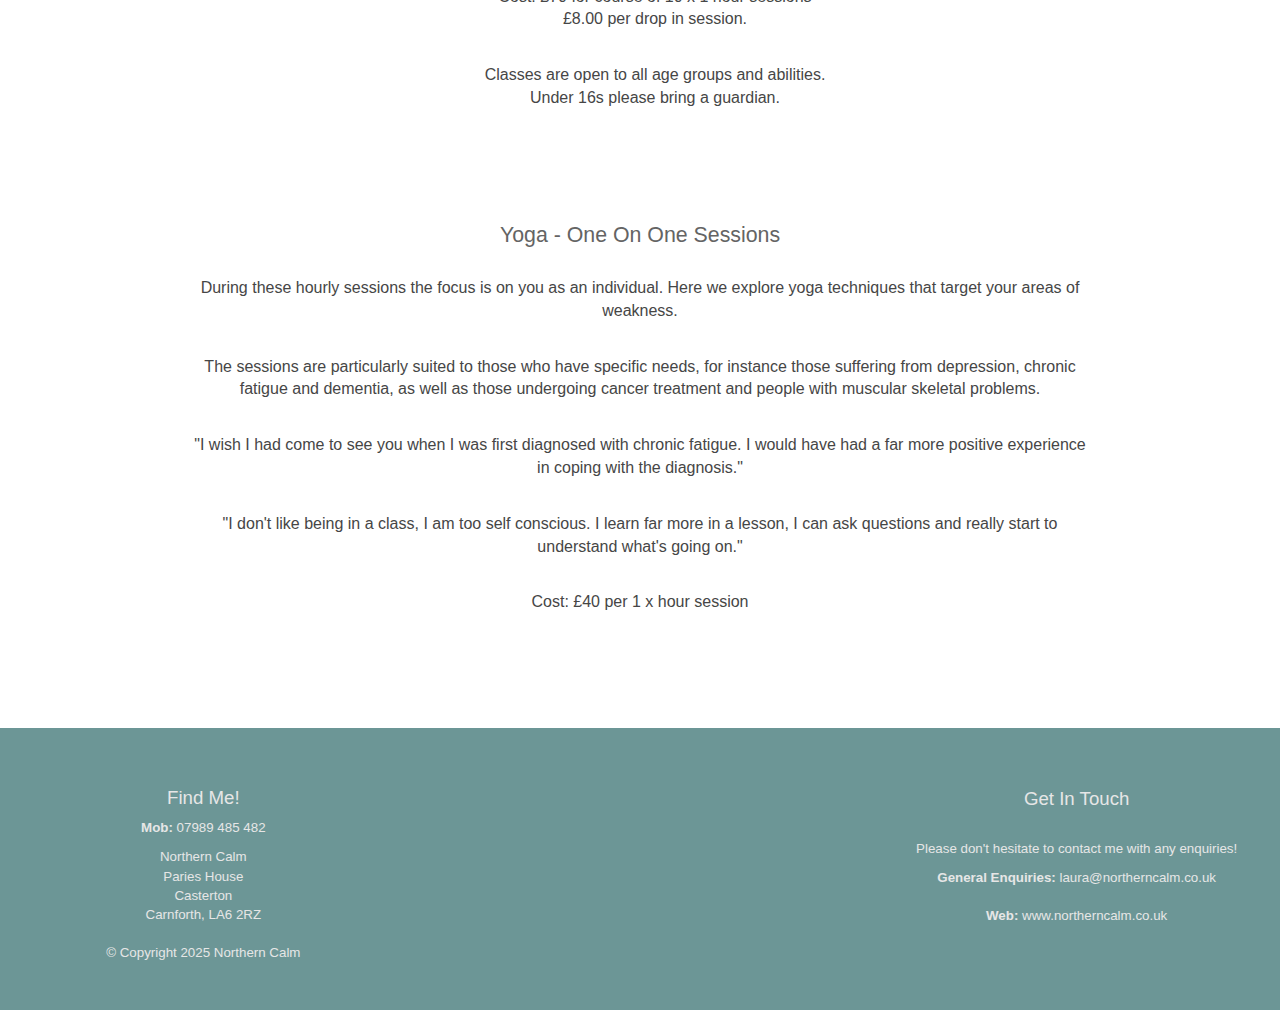
<file: yoga.html>
<!DOCTYPE html>
	<html lang="en">
	<head>
		<meta charset="utf-8">
		<title>Yoga</title>
		<meta name="viewport" content="width=device-width, initial-scale=1.0">
		<meta name="description" content="">
		<meta name="author" content="">
		<meta name="keywords" content="northern, calm, massage, yoga, wellness, relaxation, wellbeing, cumbria, north, west, uk, casterton, kirkby, lonsdale, laura, mawdsley, muscle, joint, stiff, relax, tension, tense, fitness, health, classes, private, appointment">

		<div id='bootStrapAndCSSlink'></div>

	    <script type="text/javascript" src="js/jquery.min.js"></script>
	    <script type="text/javascript" src="js/bootstrap.min.js"></script>
	    <script type="text/javascript" src="js/scripts.js"></script>
	</head>

	<body id="withmenu">
		
		<div id="navbar"></div>

		<div class="container-fluid row clearfix">
		<img alt="140x140" src="img/banner.jpg" class="img-responsive center-block">
	</div>

	

		<div class="container">

			
<div class="container">	<br/><br/><br/>

			<div class="row thumbnailrow">
				<div class="col-md-1 column"></div>

				<div class="col-md-10 column">
					<div class="caption">
						<h3 class="headings2">
				           Yoga - Group Classes - All sessions from Paries House
			            </h3>	<br/>
						
						<p class="bodytext2b">
							Dynamic Flow Yoga
							<div class="class-times,bodytext2" style="text-align: center; padding: 10px; margin-top: 10px;">
								<strong>Class Times:</strong><br/>
								Tuesdays at 19.00<br/>
								Fridays at 09:15
							</div>
							<br/><span class="bodytext2" style="display: inline-block;">Using posture combinations that specifically develop core strength and promote active movements, yoga can successfully counter against static lifestyles.
								Knowledge from a sports science background helps to bring a clear, modern language to yoga practice. Sessions are energetic and fun, helping focus mind, body and thought through movement and the release of endorphins.
								</span><br/><br/>
						</p>
						<p class="bodytext2b">
							Soft Yoga
							<div class="class-times,bodytext2" style="text-align: center; padding: 10px; margin-top: 10px;">
								<strong>Class Times:</strong><br/>
								Tuesdays at 17.45<br/>
								Thursdays at 09:30
							</div>
							<br/><div style="text-align: center;">
								<span class="bodytext2" style="display: inline-block;">Focus in these classes moves away from the physical actions themselves and centres
								around the idea of how the body responds to movement. The yoga encourages thought: how our mind and
								knowledge of ‘self’ relates to the physical action. This helps focus the mind, and begins to explore the
								physical and mental space we inhabit.</span>
							</div><br/><br/>
						</p>
						<p class="bodytext2b">
							Men's Yoga
							<div class="class-times,bodytext2" style="text-align: center; padding: 10px; margin-top: 10px;">
								<strong>Class Times:</strong><br/>
								Thursdays at 19:30
							</div>
							<br/><span class="bodytext2" style="display: inline-block;">Focus in these classes is to help men listen to their bodies and understand the
								subtle signals they send. Participants will learn to address issues stemming from various factors, including over-exercise and past traumas.
								By recognising and encouraging small, incremental changes, individuals can experience significant improvements over time.
								This practice not only fosters physical well-being but also provides a solid foundation for ongoing maintenance and overall health.</span><br/><br/>
						</p>
						<p class="bodytext2">
							Cost:  £70 for course of 10 x 1 hour sessions<br/>£8.00 per drop in session.<br/><br/>
						</p>
						<p class="bodytext2">
							Classes are open to all age groups and abilities. <br/>Under 16s please bring a guardian.<br/><br/>
						</p>

					</div>

					<div class="col-md-1 column"></div>

				</div>
			</div>

		</div>
				
			</div>


			<div class="container">	<br/>

			<div class="row thumbnailrow">
				<div class="col-md-1 column"></div>

				<div class="col-md-10 column">
					<div class="caption">
						<h3 class="headings2">
				           Yoga - One On One Sessions
			            </h3>	<br/>
						
						<p class="bodytext2">
							During these hourly sessions the focus is on you as an individual. Here we explore yoga techniques that target your areas of weakness. <br/><br/>
						</p>
						<p class="bodytext2">
							The sessions are particularly suited to those who have specific needs, for instance those suffering from depression, chronic fatigue and dementia, as well as those undergoing cancer treatment and people with muscular skeletal problems.<br/><br/>
						</p>
						<p class="bodytext2">
							"I wish I had come to see you when I was first diagnosed with chronic fatigue. I would have had a far more positive experience in coping with the diagnosis."<br/><br/>
						</p>
						<p class="bodytext2">
							"I don't like being in a class, I am too self conscious. I learn far more in a lesson, I can ask questions and really start to understand what's going on."<br/><br/>
						</p>
						<p class="bodytext2">
							Cost: £40 per 1 x hour session<br/><br/>
						</p>

					</div>

					<div class="col-md-1 column"></div>

				</div>
			</div>

		</div>


</div><br/><br/><br/>

<div id="sitefooter"></div>

</body>
		<script type="text/javascript">
			$(document).ready(function(){
				navBar('index.html');
				bootStrapAndCSSlink();
				menuItems();
				sociallinks();
				footer();
					
			});
		</script>

		<script>
  (function(i,s,o,g,r,a,m){i['GoogleAnalyticsObject']=r;i[r]=i[r]||function(){
  (i[r].q=i[r].q||[]).push(arguments)},i[r].l=1*new Date();a=s.createElement(o),
  m=s.getElementsByTagName(o)[0];a.async=1;a.src=g;m.parentNode.insertBefore(a,m)
  })(window,document,'script','//www.google-analytics.com/analytics.js','ga');

  ga('create', 'UA-57158427-1', 'auto');
  ga('send', 'pageview');

</script>

</html>
</file>
